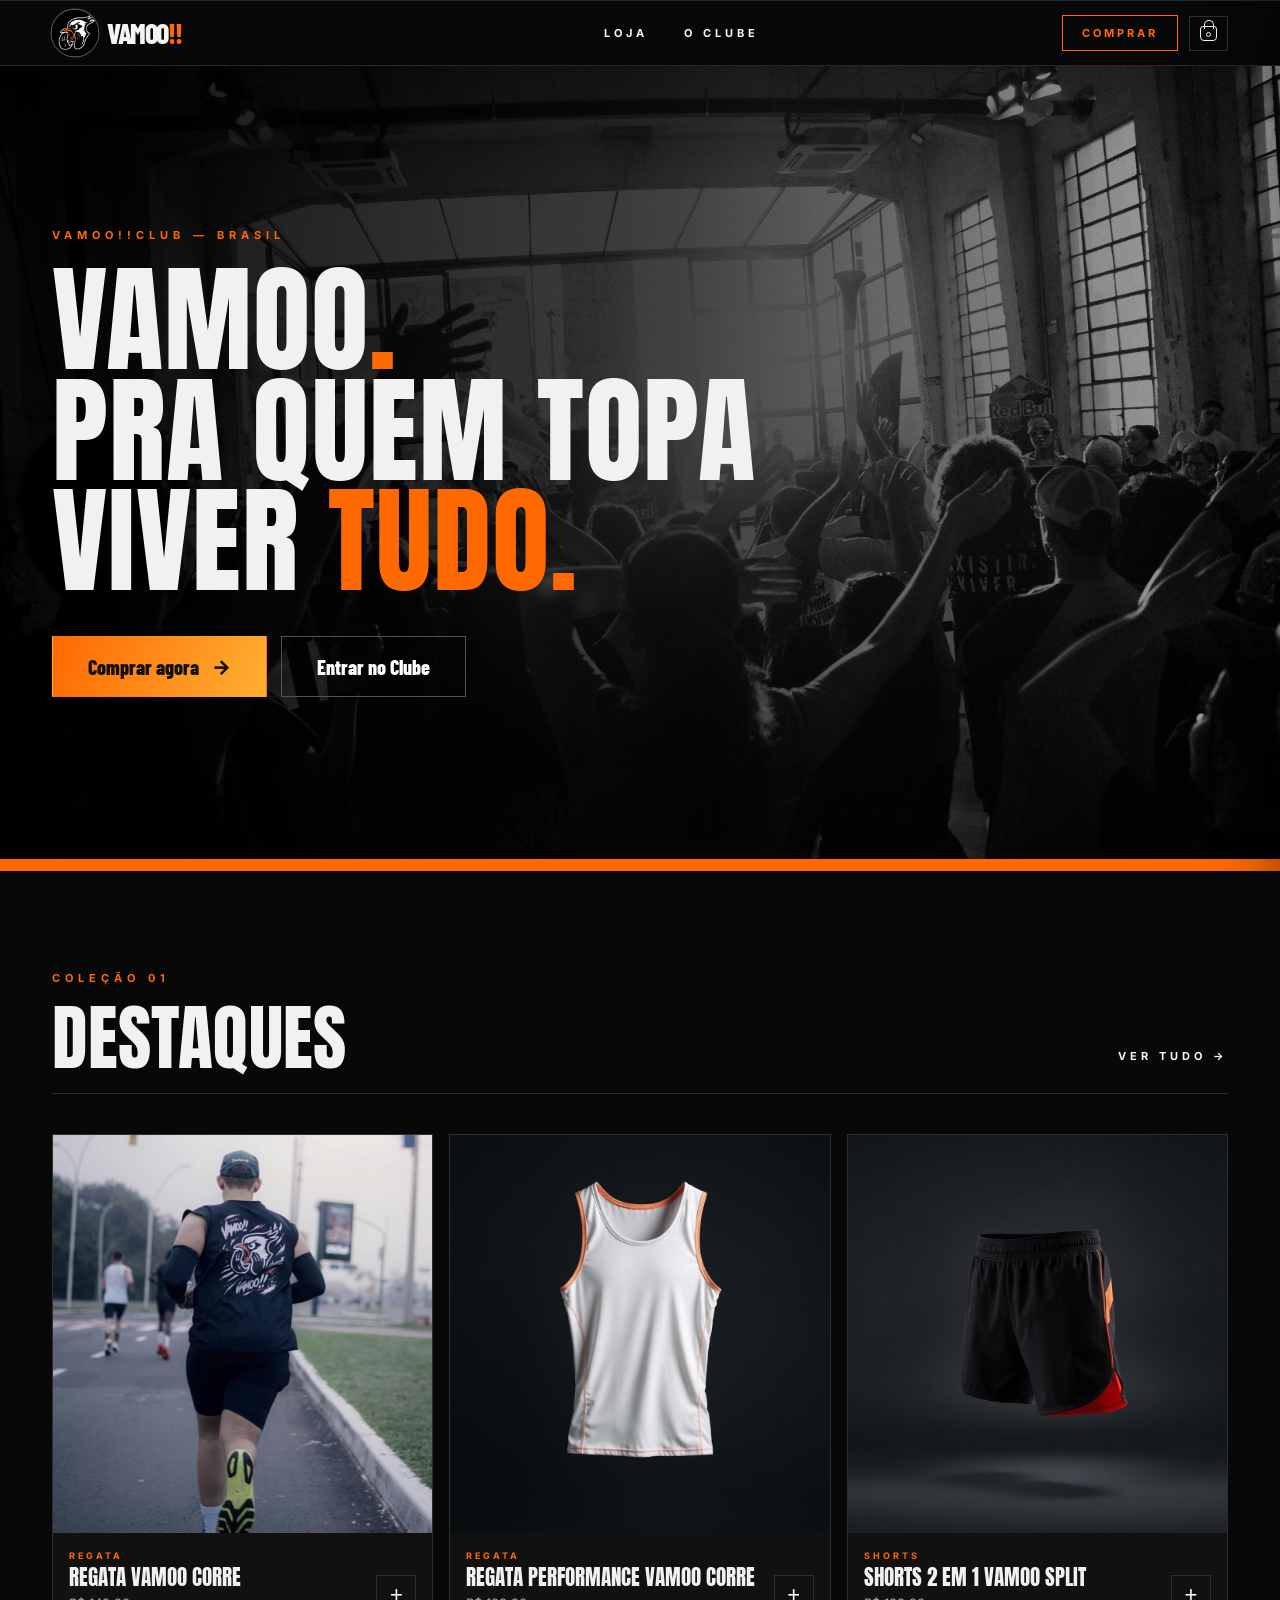
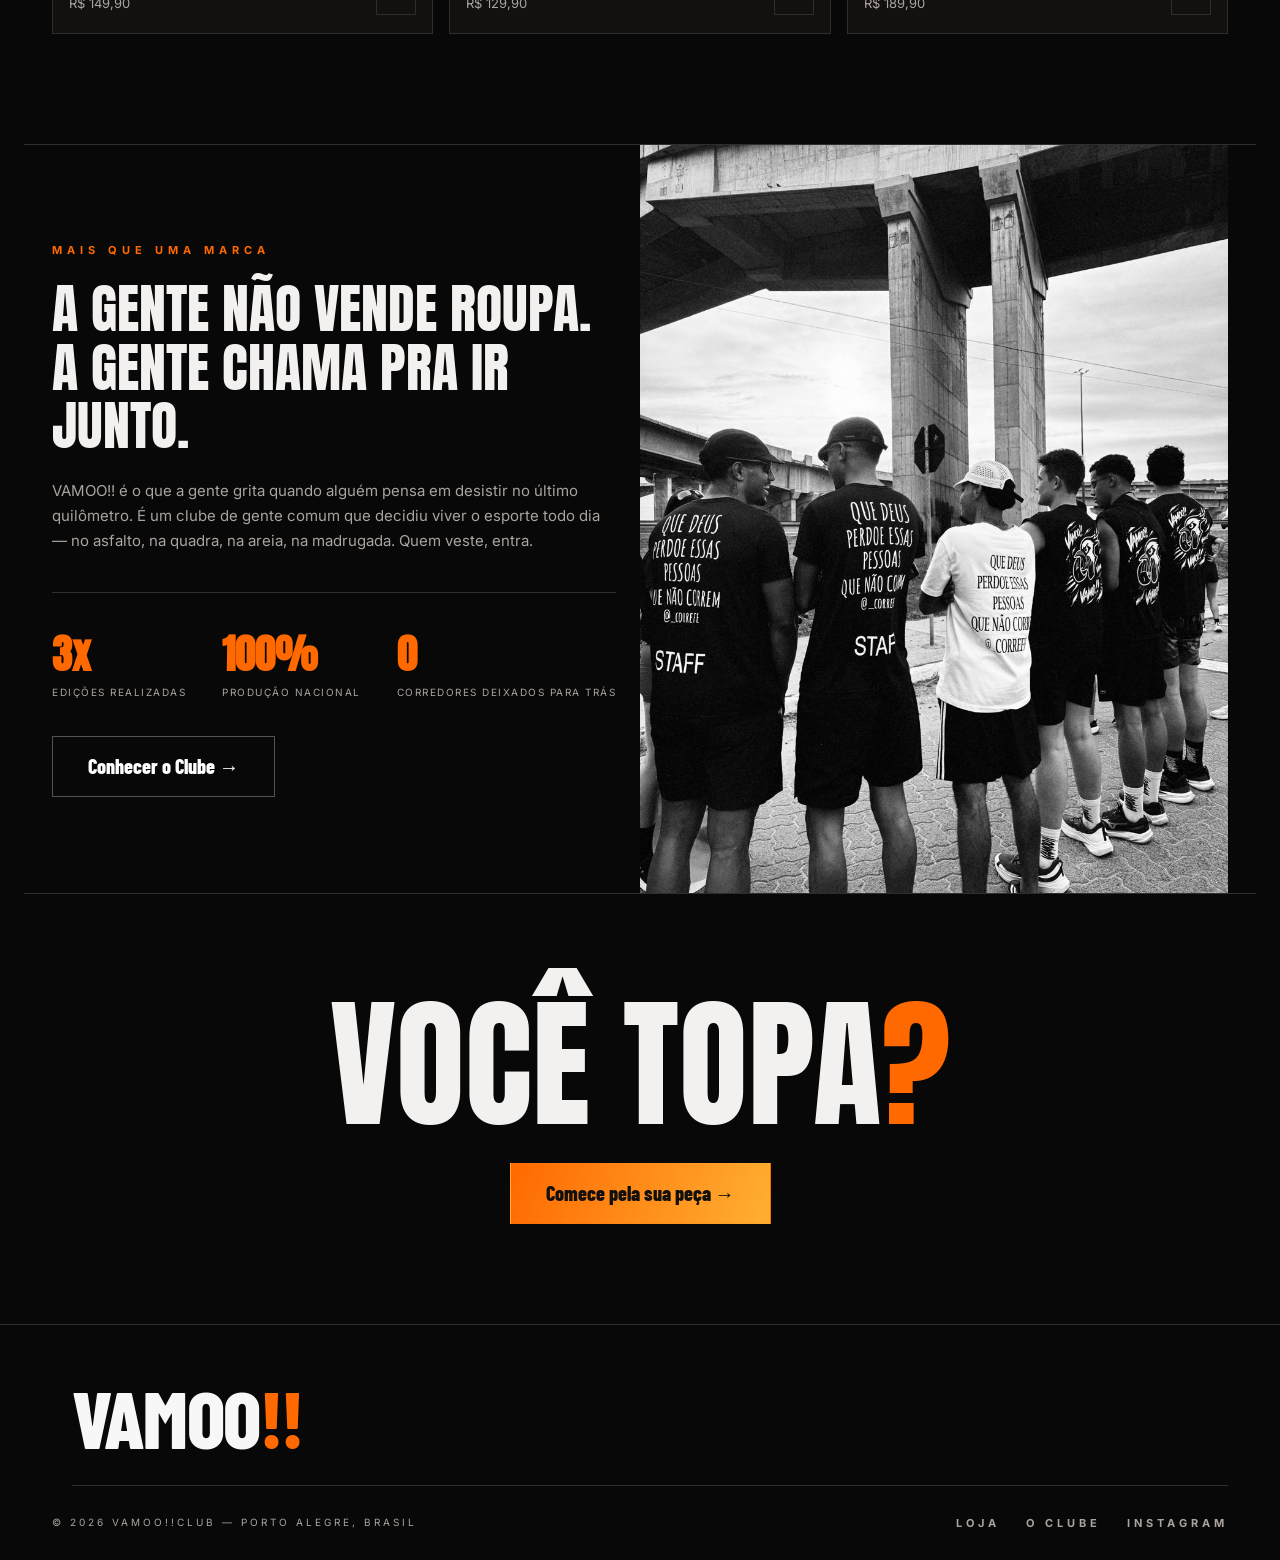
<file: index.html>
<!doctype html>
<html lang="pt-BR">
<head>
  <meta charset="UTF-8" />
  <meta name="viewport" content="width=device-width, initial-scale=1.0" />
  <title>VAMOO!! — Pra quem topa viver tudo</title>
    <link rel="stylesheet" href="styles.css?v=2" />
</head>
<body>
  <header class="site-header"><a class="brand logo" href="index.html"><img src="assets/products/logo_vamo.webp" alt="" /><span class="logo-label">VAMOO<span>!!</span></span></a><nav><a href="loja.html">LOJA</a><a href="clube.html">O CLUBE</a></nav><div class="header-actions"><a class="buy-link" href="loja.html">COMPRAR</a><button class="bag-button" aria-label="Abrir sacola"><span class="bag-icon"></span><b class="cart-count">0</b></button></div></header>
  <main>
    <section class="hero"><div class="hero-copy"><p class="eyebrow">VAMOO!!CLUB — BRASIL</p><h1>VAMOO<span>.</span><br> PRA QUEM TOPA<br> VIVER <em>TUDO.</em></h1><div class="button-row"><a class="button solid" href="loja.html">Comprar agora <i>→</i></a><a class="button ghost" href="clube.html">Entrar no Clube</a></div></div></section>
    <section class="products-preview container"><div class="section-heading"><div><p class="eyebrow">COLEÇÃO 01</p><h2>DESTAQUES</h2></div><a href="loja.html">VER TUDO →</a></div><div class="product-grid featured-products"></div></section>
    <section class="club-teaser container"><div><p class="eyebrow">MAIS QUE UMA MARCA</p><h2>A GENTE NÃO VENDE ROUPA.<br>A GENTE CHAMA PRA IR<br>JUNTO.</h2><p>VAMOO!! é o que a gente grita quando alguém pensa em desistir no último quilômetro. É um clube de gente comum que decidiu viver o esporte todo dia — no asfalto, na quadra, na areia, na madrugada. Quem veste, entra.</p><div class="stats"><strong>3x<small>EDIÇÕES REALIZADAS</small></strong><strong>100%<small>PRODUÇÃO NACIONAL</small></strong><strong>0<small>CORREDORES DEIXADOS PARA TRÁS</small></strong></div><a class="button outline" href="clube.html">Conhecer o Clube →</a></div><div class="club-photo"></div></section>
    <section class="cta"><h2>VOCÊ TOPA<span>?</span></h2><a class="button solid" href="loja.html">Comece pela sua peça →</a></section>
  </main>
  <footer class="container"><a class="brand" href="index.html">VAMOO<span>!!</span></a><div>© 2026 VAMOO!!CLUB — PORTO ALEGRE, BRASIL</div><div><a href="loja.html">LOJA</a> <a href="clube.html">O CLUBE</a> <a href="https://www.instagram.com/vamoo.club?igsh=MXBidmhjaHc1YjRwdg==" target="_blank" rel="noopener noreferrer">INSTAGRAM</a></div></footer>
  <div class="drawer-backdrop"></div><aside class="cart-drawer"><button class="close-drawer">×</button><h2>SUA SACOLA</h2><p class="cart-subtitle">Sua sacola está vazia.</p><div class="cart-items"></div><div class="cart-footer"><div class="subtotal"><span>SUBTOTAL</span><strong>R$ 0,00</strong></div><p>Frete e impostos calculados no checkout seguro.</p><button class="button solid checkout-button">Finalizar compra ↗</button></div></aside>
  <dialog class="pix-dialog"><button class="close-pix">×</button><div class="pix-content"><p class="eyebrow">PAGAMENTO SEGURO</p><h2>PAGUE COM PIX</h2><p>Escaneie o QR Code no aplicativo do seu banco.</p><img class="pix-qr" alt="QR Code PIX" /><button class="copy-pix">Copiar código PIX</button><small class="pix-status"></small></div></dialog>
  <script src="app.js"></script>
</body></html>
</file>
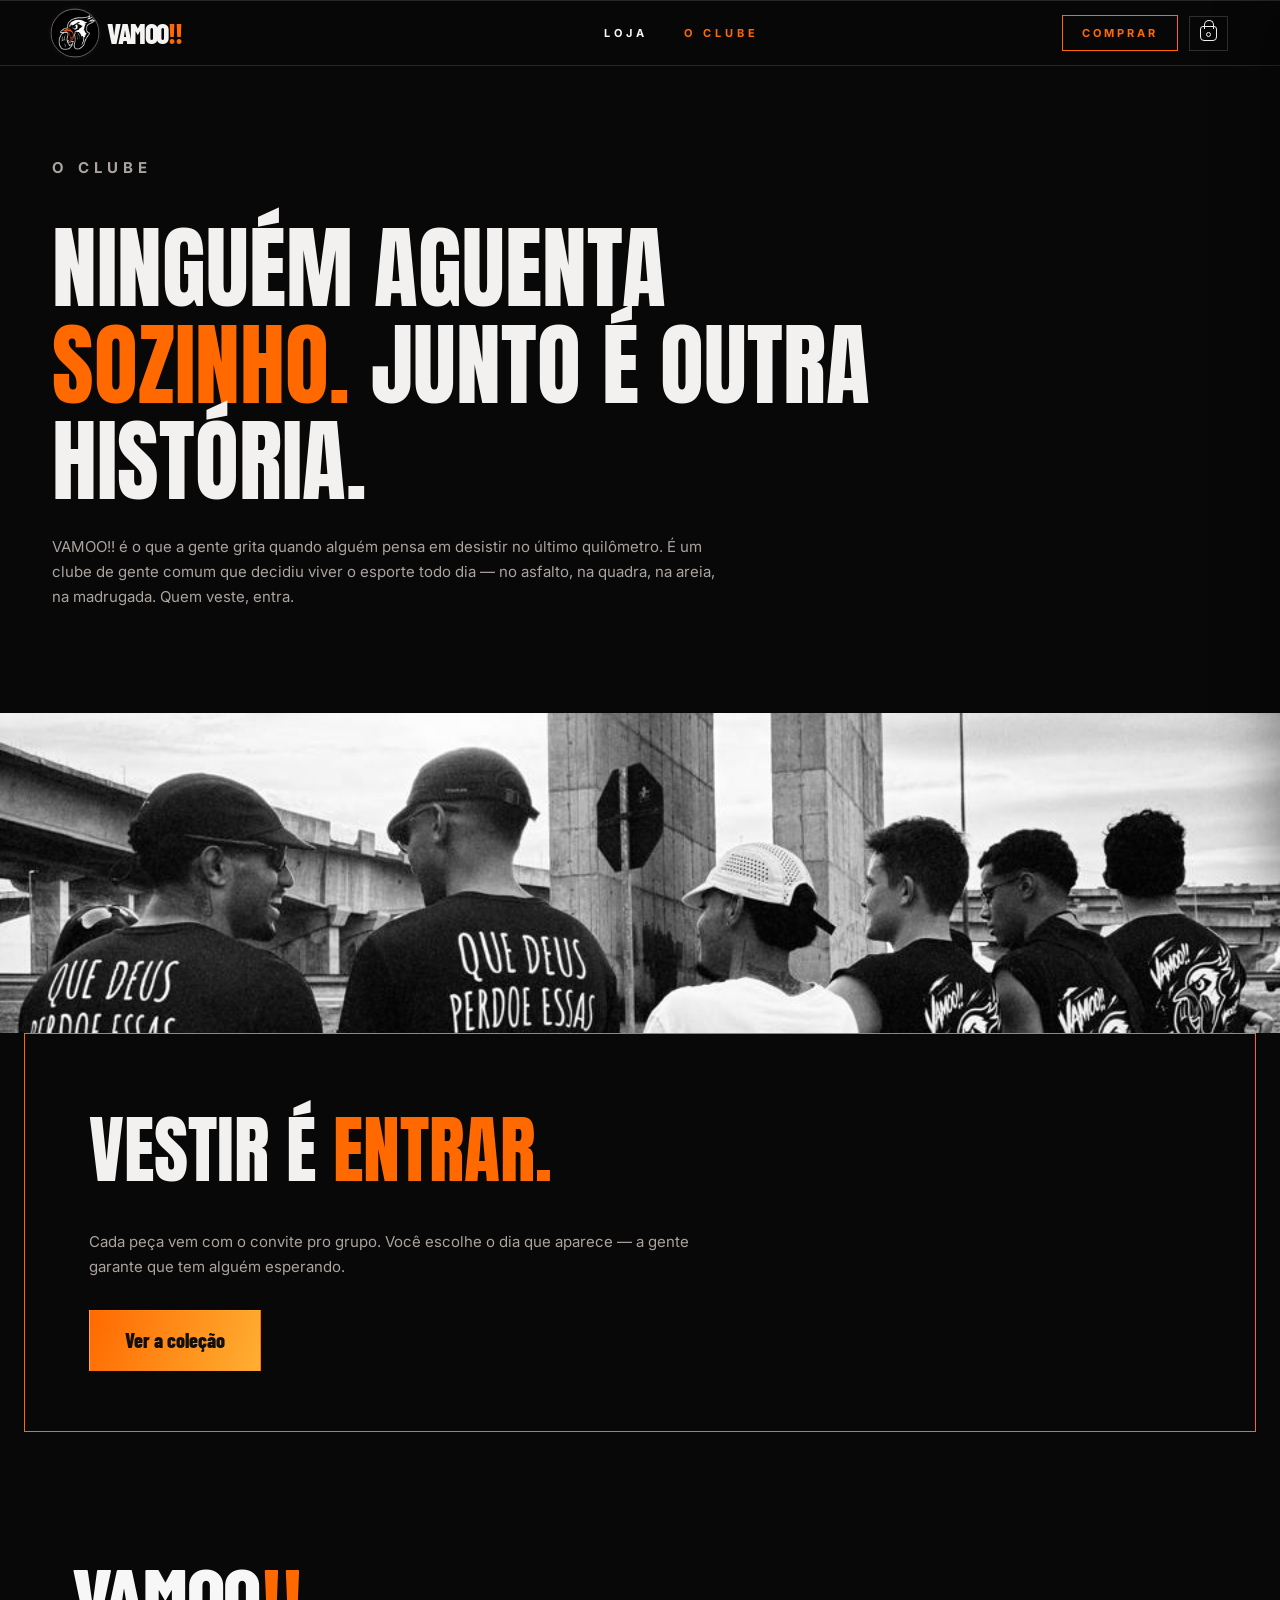
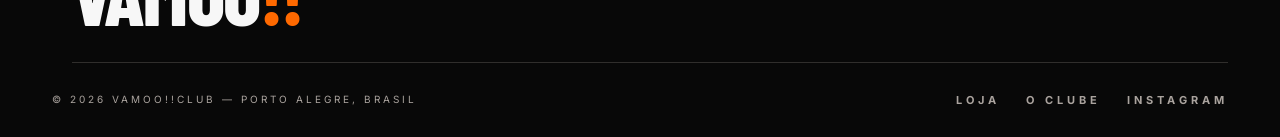
<file: clube.html>
<!doctype html>
<html lang="pt-BR">

<head>
    <meta charset="UTF-8" />
    <meta name="viewport" content="width=device-width,initial-scale=1.0" />
    <title>O Clube — VAMOO!!</title>
    <link rel="stylesheet" href="styles.css?v=2" />
</head>

<body>
    <header class="site-header"><a class="brand logo" href="index.html"><img src="assets/products/logo_vamo.webp"
                alt="" /><span class="logo-label">VAMOO<span>!!</span></span></a>
        <nav><a href="loja.html">LOJA</a><a class="active" href="clube.html">O CLUBE</a></nav>
        <div class="header-actions"><a class="buy-link" href="loja.html">COMPRAR</a><button class="bag-button"
                aria-label="Abrir sacola"><span class="bag-icon"></span><b class="cart-count">0</b></button></div>
    </header>
    <main class="club-page">
        <section class="club-intro container">
            <p class="eyebrow">O CLUBE</p>
            <h1>NINGUÉM AGUENTA<br><em>SOZINHO.</em> JUNTO É OUTRA<br>HISTÓRIA.</h1>
            <p>VAMOO!! é o que a gente grita quando alguém pensa em desistir no último quilômetro. É um clube de gente
                comum que decidiu viver o esporte todo dia — no asfalto, na quadra, na areia, na madrugada. Quem veste,
                entra.</p>
        </section>
        <div class="club-banner"></div>
        <section class="club-call container">
            <h2>VESTIR É <em>ENTRAR.</em></h2>
            <p>Cada peça vem com o convite pro grupo. Você escolhe o dia que aparece — a gente garante que tem alguém
                esperando.</p><a class="button solid" href="loja.html">Ver a coleção</a>
        </section>
    </main>
    <footer class="container"><a class="brand" href="index.html">VAMOO<span>!!</span></a>
        <div>© 2026 VAMOO!!CLUB — PORTO ALEGRE, BRASIL</div>
        <div><a href="loja.html">LOJA</a> <a href="clube.html">O CLUBE</a> <a href="https://www.instagram.com/vamoo.club?igsh=MXBidmhjaHc1YjRwdg==" target="_blank" rel="noopener noreferrer">INSTAGRAM</a></div>
    </footer>
    <div class="drawer-backdrop"></div>
    <aside class="cart-drawer"><button class="close-drawer">×</button>
        <h2>SUA SACOLA</h2>
        <p class="cart-subtitle">Sua sacola está vazia.</p>
        <div class="cart-items"></div>
        <div class="cart-footer">
            <div class="subtotal"><span>SUBTOTAL</span><strong>R$ 0,00</strong></div>
            <p>Frete e impostos calculados no checkout seguro.</p><button class="button solid checkout-button">Finalizar
                compra ↗</button>
        </div>
    </aside>
    <dialog class="pix-dialog"><button class="close-pix">×</button>
        <div class="pix-content">
            <p class="eyebrow">PAGAMENTO SEGURO</p>
            <h2>PAGUE COM PIX</h2>
            <p>Escaneie o QR Code no aplicativo do seu banco.</p><img class="pix-qr" alt="QR Code PIX" /><button
                class="copy-pix">Copiar código PIX</button><small class="pix-status"></small>
        </div>
    </dialog>
    <script src="app.js"></script>
</body>

</html>
</file>
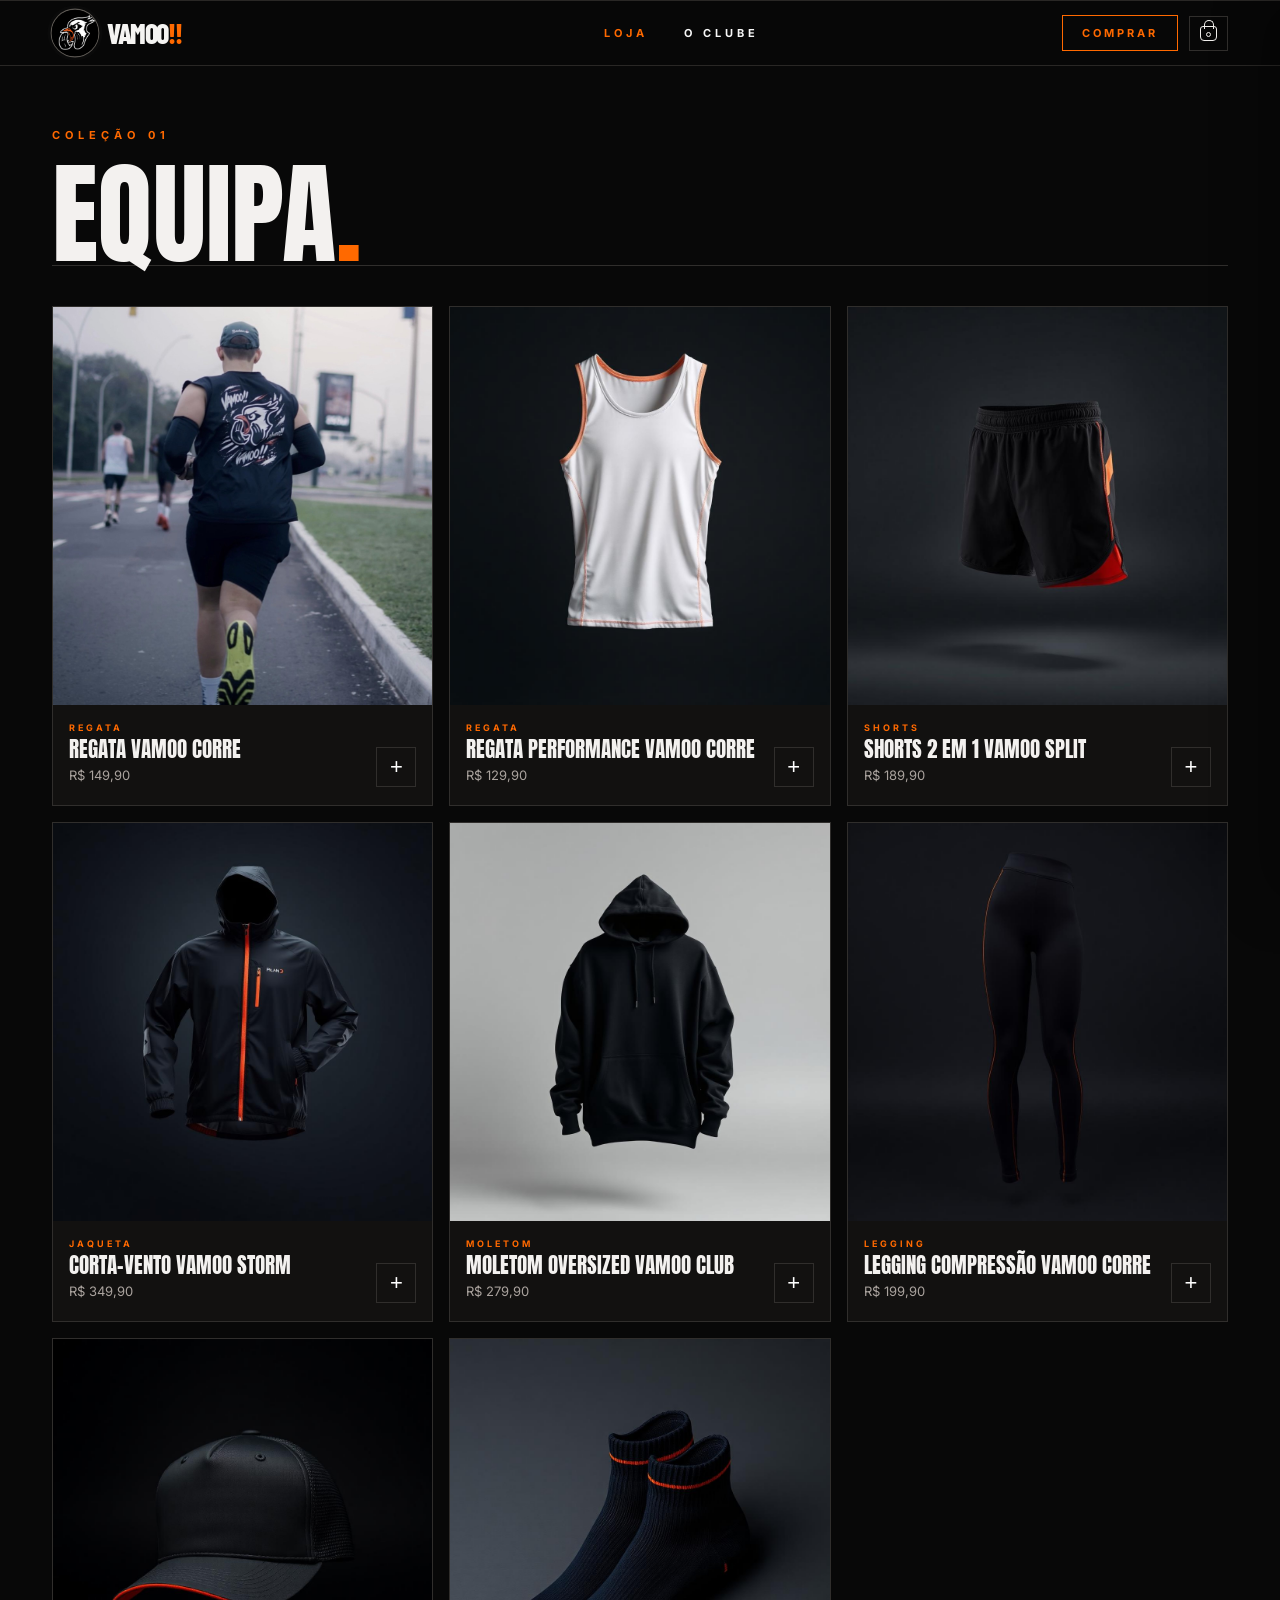
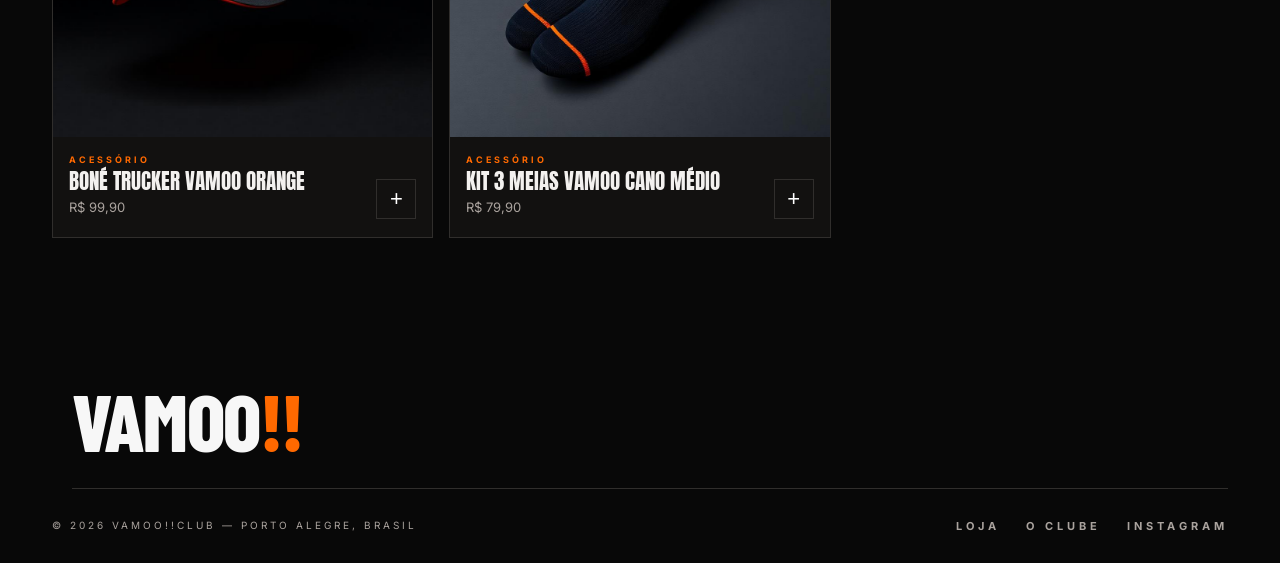
<file: loja.html>
<!doctype html>
<html lang="pt-BR">

<head>
    <meta charset="UTF-8" />
    <meta name="viewport" content="width=device-width,initial-scale=1.0" />
    <title>Loja — VAMOO!!</title>
    <link rel="stylesheet" href="styles.css?v=2" />
</head>

<body>
    <header class="site-header"><a class="brand logo" href="index.html"><img src="assets/products/logo_vamo.webp"
                alt="" /><span class="logo-label">VAMOO<span>!!</span></span></a>
        <nav><a class="active" href="loja.html">LOJA</a><a href="clube.html">O CLUBE</a></nav>
        <div class="header-actions"><a class="buy-link" href="#produtos">COMPRAR</a><button class="bag-button"
                aria-label="Abrir sacola"><span class="bag-icon"></span><b class="cart-count">0</b></button></div>
    </header>
    <main class="shop-page container" id="produtos">
        <p class="eyebrow">COLEÇÃO 01</p>
        <h1>EQUIPA<span>.</span></h1>
        <hr>
        <div class="product-grid all-products"></div>
    </main>
    <footer class="container"><a class="brand" href="index.html">VAMOO<span>!!</span></a>
        <div>© 2026 VAMOO!!CLUB — PORTO ALEGRE, BRASIL</div>
        <div><a href="loja.html">LOJA</a> <a href="clube.html">O CLUBE</a> <a href="https://www.instagram.com/vamoo.club?igsh=MXBidmhjaHc1YjRwdg==" target="_blank" rel="noopener noreferrer">INSTAGRAM</a></div>
    </footer>
    <div class="drawer-backdrop"></div>
    <aside class="cart-drawer"><button class="close-drawer">×</button>
        <h2>SUA SACOLA</h2>
        <p class="cart-subtitle">Sua sacola está vazia.</p>
        <div class="cart-items"></div>
        <div class="cart-footer">
            <div class="subtotal"><span>SUBTOTAL</span><strong>R$ 0,00</strong></div>
            <p>Frete e impostos calculados no checkout seguro.</p><button class="button solid checkout-button">Finalizar
                compra ↗</button>
        </div>
    </aside>
    <dialog class="pix-dialog"><button class="close-pix">×</button>
        <div class="pix-content">
            <p class="eyebrow">PAGAMENTO SEGURO</p>
            <h2>PAGUE COM PIX</h2>
            <p>Escaneie o QR Code no aplicativo do seu banco.</p><img class="pix-qr" alt="QR Code PIX" /><button
                class="copy-pix">Copiar código PIX</button><small class="pix-status"></small>
        </div>
    </dialog>
    <script src="app.js"></script>
</body>

</html>
</file>
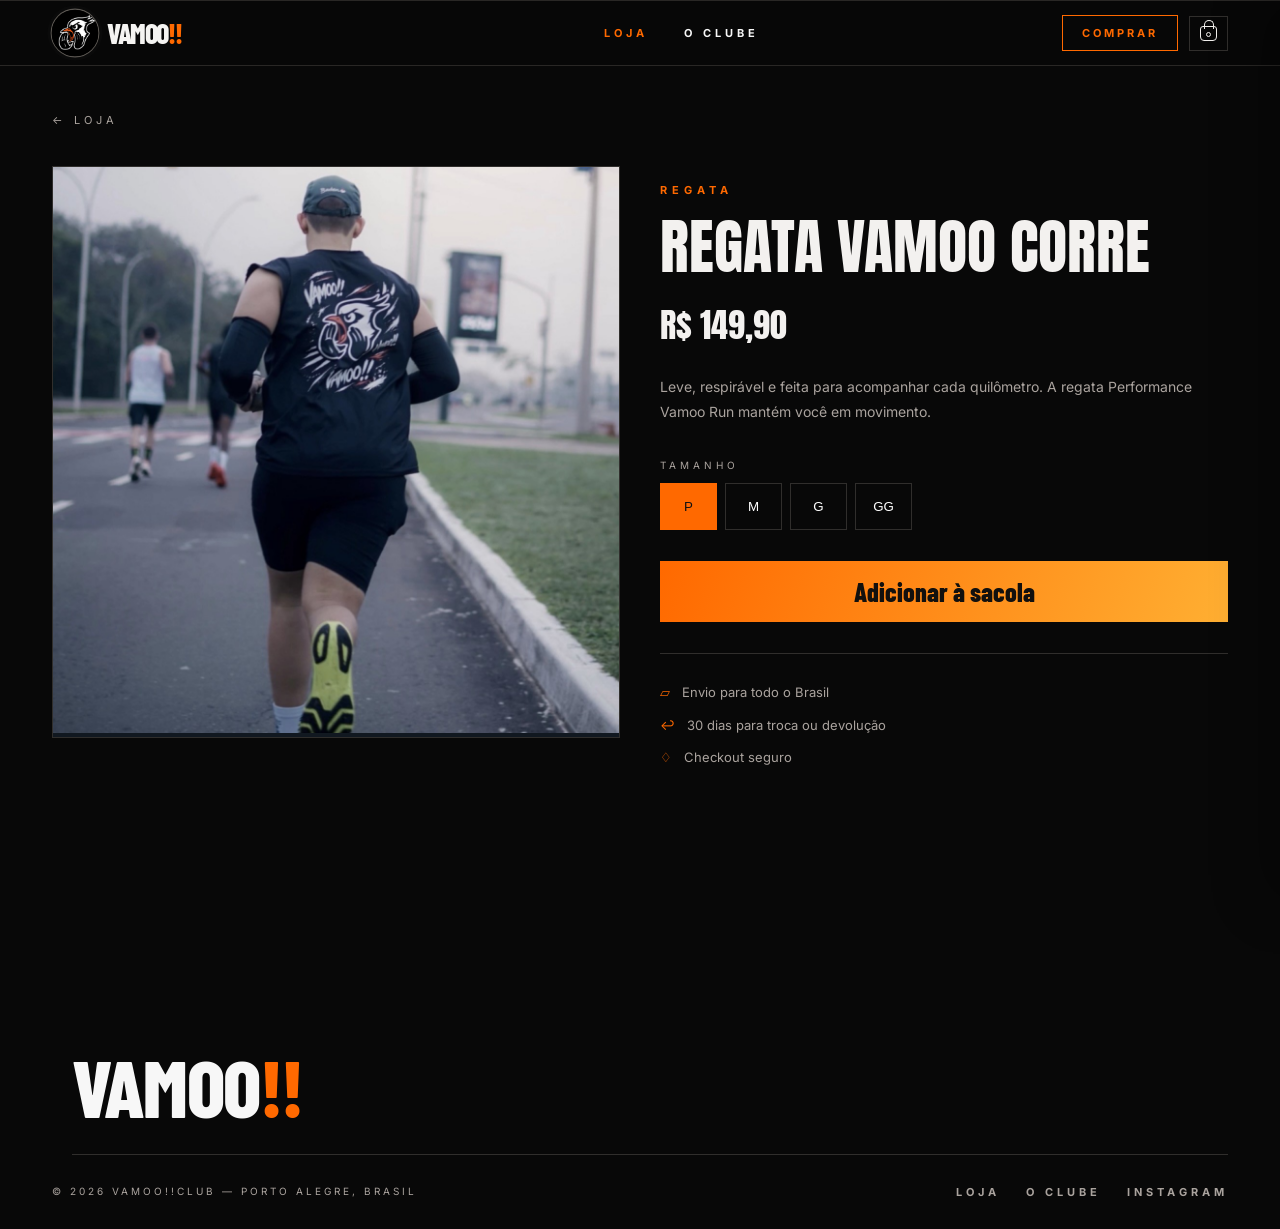
<file: produto.html>
<!doctype html>
<html lang="pt-BR">

<head>
    <meta charset="UTF-8" />
    <meta name="viewport" content="width=device-width,initial-scale=1.0" />
    <title>Produto — VAMOO!!</title>
    <link rel="stylesheet" href="styles.css?v=2" />
</head>

<body>
    <header class="site-header"><a class="brand logo" href="index.html"><img src="assets/products/logo_vamo.webp"
                alt="" /><span class="logo-label">VAMOO<span>!!</span></span></a>
        <nav><a class="active" href="loja.html">LOJA</a><a href="clube.html">O CLUBE</a></nav>
        <div class="header-actions"><a class="buy-link" href="loja.html">COMPRAR</a><button class="bag-button"
                aria-label="Abrir sacola"><span class="bag-icon"></span><b class="cart-count">0</b></button></div>
    </header>
    <main class="product-detail container"></main>
    <footer class="container"><a class="brand" href="index.html">VAMOO<span>!!</span></a>
        <div>© 2026 VAMOO!!CLUB — PORTO ALEGRE, BRASIL</div>
        <div><a href="loja.html">LOJA</a> <a href="clube.html">O CLUBE</a> <a href="https://www.instagram.com/vamoo.club?igsh=MXBidmhjaHc1YjRwdg==" target="_blank" rel="noopener noreferrer">INSTAGRAM</a></div>
    </footer>
    <div class="drawer-backdrop"></div>
    <aside class="cart-drawer"><button class="close-drawer">×</button>
        <h2>SUA SACOLA</h2>
        <p class="cart-subtitle">Sua sacola está vazia.</p>
        <div class="cart-items"></div>
        <div class="cart-footer">
            <div class="subtotal"><span>SUBTOTAL</span><strong>R$ 0,00</strong></div>
            <p>Frete e impostos calculados no checkout seguro.</p><button class="button solid checkout-button">Finalizar
                compra ↗</button>
        </div>
    </aside>
    <dialog class="pix-dialog"><button class="close-pix">×</button>
        <div class="pix-content">
            <p class="eyebrow">PAGAMENTO SEGURO</p>
            <h2>PAGUE COM PIX</h2>
            <p>Escaneie o QR Code no aplicativo do seu banco.</p><img class="pix-qr" alt="QR Code PIX" /><button
                class="copy-pix">Copiar código PIX</button><small class="pix-status"></small>
        </div>
    </dialog>
    <script src="app.js"></script>
</body>

</html>
</file>
<file: styles.css>
@import url('https://fonts.googleapis.com/css2?family=Anton&family=Barlow+Condensed:wght@500;600;700;800&family=Inter:wght@400;500;600;700&display=swap');
:root{--orange:#ff6900;--paper:#f3f1ef;--black:#080808;--panel:#121110;--line:#302e2c;--muted:#aaa39e}*{box-sizing:border-box}html{scroll-behavior:smooth}body{margin:0;background:var(--black);color:var(--paper);font-family:Inter,Arial,sans-serif}.container{max-width:1232px;margin-inline:auto;padding-inline:28px}.site-header{height:66px;border-block:1px solid #292725;display:flex;align-items:center;justify-content:space-between;padding:0 max(28px,calc((100vw - 1232px)/2 + 28px));position:sticky;top:0;background:rgba(8,8,8,.95);backdrop-filter:blur(10px);z-index:10}.brand{font-family:'Barlow Condensed',sans-serif;font-size:27px;font-weight:800;text-decoration:none;color:#f7f7f7;letter-spacing:-1.5px;white-space:nowrap}.brand span{color:var(--orange)}.brand-mark{font-family:Anton;font-size:20px;border:1px solid #fff;border-radius:50%;padding:1px 5px;margin-right:4px;color:#fff!important}nav{display:flex;gap:36px;margin-left:120px}nav a,footer a,.section-heading>a{font-size:11px;letter-spacing:4px;font-weight:700;color:#f7f7f7;text-decoration:none}nav a.active,nav a:hover{color:var(--orange)}.header-actions{display:flex;gap:11px;align-items:center}.buy-link{border:1px solid var(--orange);padding:10px 19px;color:var(--orange);font-size:11px;letter-spacing:3px;font-weight:700;text-decoration:none}.bag-button{width:39px;height:35px;background:transparent;border:1px solid var(--line);color:#fff;position:relative;cursor:pointer}.bag-icon{display:block;width:14px;height:13px;border:1.6px solid #ddd;border-radius:2px;margin:auto;position:relative}.bag-icon:before{content:'';position:absolute;left:3px;top:-6px;width:6px;height:6px;border:1.5px solid #ddd;border-bottom:0;border-radius:5px 5px 0 0}.cart-count{position:absolute;background:var(--orange);color:#111;right:-8px;top:-12px;min-width:18px;padding:2px;font-size:11px}.cart-count[hidden]{display:none}.hero{min-height:805px;background:linear-gradient(90deg,rgba(0,0,0,.91) 0%,rgba(0,0,0,.68) 55%,rgba(0,0,0,.35)),radial-gradient(circle at 88% 25%,#74320c 0,transparent 20%),linear-gradient(120deg,#06101a,#111 47%,#4a1d0a);border-bottom:12px solid var(--orange);display:flex;align-items:center}.hero-copy{width:min(1232px,100%);margin:auto;padding:90px 28px}.eyebrow{color:var(--orange);font-size:11px;letter-spacing:5px;font-weight:700;margin:0 0 22px}.hero h1,h1,h2,h3{font-family:Anton,'Arial Narrow',sans-serif;font-weight:400;margin:0}.hero h1{font-size:clamp(67px,9.2vw,138px);line-height:.94;letter-spacing:1px}.hero h1 span,h1 span,h2 span,em{font-style:normal;color:var(--orange)}.button-row{display:flex;gap:14px;margin-top:40px}.button{display:inline-flex;align-items:center;justify-content:center;gap:13px;min-height:61px;padding:15px 35px;font-family:'Barlow Condensed';font-size:20px;font-weight:800;text-decoration:none;border:1px solid transparent;cursor:pointer}.button i{font-family:Inter;font-style:normal}.solid{background:linear-gradient(110deg,#ff6900,#ffaf32);color:#12100e}.ghost,.outline{border-color:#57514b;color:#fff;background:transparent}.products-preview{padding-top:100px;padding-bottom:110px}.section-heading{display:flex;justify-content:space-between;align-items:end;border-bottom:1px solid var(--line);padding-bottom:25px;margin-bottom:40px}.section-heading h2{font-size:72px;line-height:.85}.section-heading>a{padding-bottom:5px}.product-grid{display:grid;grid-template-columns:repeat(3,1fr);gap:16px}.product-card{border:1px solid var(--line);background:var(--panel);position:relative}.product-card:hover{border-color:var(--orange)}.product-image{height:398px;background:radial-gradient(ellipse at 50% 47%,#27303a,#12171e 48%,#0a0d12 100%);display:flex;align-items:center;justify-content:center;overflow:hidden}.product-image>span,.club-photo span,.club-banner span{color:#7d7a78;font-size:10px;text-align:center;line-height:1.7;letter-spacing:2px}.product-image img{width:100%;height:100%;object-fit:cover}.product-info{padding:17px 16px 18px;position:relative;min-height:100px}.product-info .eyebrow{font-size:9px;margin-bottom:6px;letter-spacing:3px}.product-info h3,.cart-item h3{font-size:21px;line-height:1}.product-info>p:last-of-type{color:var(--muted);font-size:13px;margin:7px 0 0}.add-product{position:absolute;right:16px;bottom:18px;width:40px;height:40px;border:1px solid var(--line);background:transparent;color:#fff;font-size:22px;cursor:pointer}.club-teaser{display:grid;grid-template-columns:1fr 1fr;border-top:1px solid var(--line);border-bottom:1px solid var(--line);padding-block:0}.club-teaser>div:first-child{padding:98px 24px 96px 0}.club-teaser h2,.club-intro h1{font-size:54px;line-height:1.08}.club-teaser>div:first-child>p:not(.eyebrow),.club-intro>p,.club-call p{max-width:600px;line-height:1.65;color:var(--muted);font-size:15px;margin:25px 0 39px}.stats{border-top:1px solid var(--line);display:flex;justify-content:space-between;padding:31px 0 38px}.stats strong{font-family:Anton;color:var(--orange);font-size:40px}.stats small{font:10px Inter;display:block;color:var(--muted);letter-spacing:1.5px;margin-top:2px}.club-photo{min-height:630px;background:linear-gradient(110deg,#030303,#151515 45%,#050505);display:flex;align-items:center;justify-content:center}.cta{text-align:center;padding:100px 25px;border-bottom:1px solid var(--line)}.cta h2{font-size:clamp(76px,11vw,152px);line-height:1;margin-bottom:28px}footer{min-height:235px;padding-block:52px 30px;display:flex;flex-wrap:wrap;align-content:space-between;justify-content:space-between;color:var(--muted);font-size:10px;letter-spacing:3px}footer .brand{width:100%;font-size:80px;line-height:1;border-bottom:1px solid var(--line);padding-bottom:28px}footer a{color:var(--muted);margin-left:20px}
.shop-page{padding-top:62px;min-height:80vh}.shop-page h1{font-size:112px;line-height:.9}.shop-intro{max-width:570px;color:var(--muted);font-size:15px;line-height:1.65;margin:22px 0 32px}.shop-page hr{border:0;border-top:1px solid var(--line);margin:0 0 40px}.all-products{padding-bottom:90px}.club-intro{padding-top:65px;padding-bottom:65px;min-height:580px}.club-intro h1{font-size:clamp(50px,7vw,98px)}.club-intro>p{max-width:680px}.club-banner{height:320px;display:flex;align-items:center;justify-content:center;background:linear-gradient(90deg,#0e0e0e,#242424,#080808)}.rituals{padding-top:75px;padding-bottom:64px}.rituals h2{font-size:53px;margin-bottom:36px}.ritual-grid{display:grid;grid-template-columns:repeat(3,1fr);gap:16px}.ritual-grid article{border:1px solid var(--line);background:var(--panel);padding:32px;min-height:192px}.ritual-grid .eyebrow{margin-bottom:18px}.ritual-grid h3{font-size:29px}.ritual-grid article>p:last-child{color:var(--muted);font-size:13px;line-height:1.6}.club-call{border:1px solid var(--orange);padding:60px 64px;margin-bottom:70px}.club-call h2{font-size:74px}.club-call p{margin-bottom:30px}
.drawer-backdrop{position:fixed;inset:0;background:rgba(0,0,0,.62);z-index:20;opacity:0;visibility:hidden;transition:.25s}.drawer-backdrop.open{opacity:1;visibility:visible}.cart-drawer{position:fixed;right:0;top:0;z-index:21;width:min(520px,100vw);height:100dvh;padding:32px 40px;background:#151311;border-left:1px solid #4b4641;transform:translateX(101%);transition:.3s;display:flex;flex-direction:column}.cart-drawer.open{transform:none}.close-drawer,.close-pix{position:absolute;right:16px;top:14px;border:1px solid var(--orange);background:transparent;color:#ddd;width:24px;height:24px;font-size:21px;line-height:15px;cursor:pointer}.cart-drawer h2,.pix-content h2{font-size:37px}.cart-subtitle{color:var(--muted);font-size:13px;margin-top:5px}.cart-items{margin:18px 0;overflow:auto}.cart-item{display:grid;grid-template-columns:80px 1fr 22px;gap:16px;border:1px solid var(--line);padding:12px;margin-bottom:12px}.cart-thumb{width:80px;height:80px;background:#1d2228}.cart-thumb img{width:100%;height:100%;object-fit:cover}.cart-item h3{font-size:19px}.cart-item p{font-size:14px;font-weight:700}.remove-item{background:none;border:0;color:#aaa;font-size:20px;cursor:pointer}.quantity{display:flex;border:1px solid var(--line);width:90px;justify-content:space-between}.quantity button{background:none;border:0;color:#fff;font-size:16px;cursor:pointer}.quantity span{font-size:12px;padding:4px}.cart-footer{margin-top:auto;border-top:1px solid var(--line);padding-top:24px}.subtotal{display:flex;justify-content:space-between;align-items:center}.subtotal span{font-size:10px;letter-spacing:4px;color:var(--muted)}.subtotal strong{font-family:Anton;font-size:30px}.cart-footer p{font-size:11px;color:var(--muted);margin:20px 0}.checkout-button{width:100%;border:0}.checkout-button:disabled{opacity:.45;cursor:not-allowed}.pix-dialog{width:min(430px,calc(100vw - 32px));background:#151311;color:#fff;border:1px solid var(--orange);padding:45px 32px 32px;text-align:center}.pix-dialog::backdrop{background:rgba(0,0,0,.75)}.pix-content h2{margin-bottom:10px}.pix-content>p:not(.eyebrow){color:var(--muted);font-size:13px}.pix-qr{width:220px;height:220px;background:#fff;margin:20px auto;display:block}.copy-pix{display:block;margin:auto;background:transparent;border:1px solid var(--orange);color:var(--orange);padding:11px 16px;cursor:pointer;font:700 12px Inter}.pix-status{display:block;color:var(--muted);margin-top:15px;min-height:15px}
@media(max-width:700px){.site-header{padding:0 17px;height:60px}.brand{font-size:23px}.brand-mark{display:none}nav{gap:14px;margin-left:0}nav a{font-size:9px;letter-spacing:2px}.buy-link{display:none}.hero{min-height:680px}.hero-copy{padding:60px 22px}.hero h1{font-size:17vw}.button{min-height:52px;padding:13px 19px;font-size:18px}.products-preview{padding:65px 18px}.container{padding-inline:18px}.section-heading h2{font-size:53px}.product-grid{grid-template-columns:1fr;gap:13px}.product-image{height:min(100vw - 38px,390px)}.club-teaser{grid-template-columns:1fr}.club-teaser>div:first-child{padding:65px 0}.club-teaser h2{font-size:42px}.club-photo{min-height:290px}.stats{gap:12px}.stats strong{font-size:32px}.stats small{font-size:8px}.cta{padding-block:75px}.cta h2{font-size:22vw}.shop-page{padding-top:50px}.shop-page h1{font-size:88px}.club-intro{padding-top:55px;min-height:auto}.club-intro h1{font-size:15vw}.club-banner{height:210px}.rituals{padding-top:55px}.rituals h2{font-size:42px}.ritual-grid{grid-template-columns:1fr}.club-call{padding:38px 27px;margin-bottom:45px}.club-call h2{font-size:52px}footer{min-height:190px;padding-inline:18px;gap:15px}footer .brand{font-size:53px}.cart-drawer{padding:28px 25px}.cart-item{grid-template-columns:64px 1fr 18px;gap:10px}.cart-thumb{width:64px;height:64px}}

/* Fotos reais da coleção e identidade visual */
.logo{display:flex;width:auto;height:46px;align-items:center;gap:9px}.logo img{width:46px;height:46px;max-width:none;object-fit:cover;transform:scale(1.06);border:1px solid #5b5752;border-radius:50%;background:#000;box-shadow:0 0 0 3px #0a0a0a}.logo .logo-label{color:#f5f4f2;font-family:'Barlow Condensed',sans-serif;font-size:28px;font-weight:800;letter-spacing:-1.4px}.logo .logo-label span{color:var(--orange)}.hero{background:linear-gradient(90deg,rgba(0,0,0,.94) 0%,rgba(0,0,0,.72) 53%,rgba(0,0,0,.25)),url('assets/products/corredores.jpg') center/cover}.club-photo{background:url('assets/products/amigos.jpg') center/cover}.club-banner{background:url('assets/products/amigos.jpg') center 43%/cover}

.product-detail{min-height:calc(100vh - 66px);padding-top:42px;padding-bottom:220px}.back-link{color:var(--muted);font-size:11px;letter-spacing:4px;text-decoration:none}.product-detail-grid{display:grid;grid-template-columns:minmax(420px,1fr) 1fr;gap:40px;margin-top:38px}.detail-image{border:1px solid var(--line);background:#111820;aspect-ratio:1/1;max-height:600px}.detail-image img{width:100%;height:100%;object-fit:cover}.detail-copy{padding-top:17px}.detail-copy h1{font-size:clamp(45px,4.7vw,73px);line-height:.93;max-width:630px}.detail-price{display:block;font:400 34px Anton;margin:24px 0}.detail-description{max-width:590px;color:var(--muted);font-size:14px;line-height:1.8;margin:0 0 35px}.size-wrap>span{display:block;color:var(--muted);font-size:10px;letter-spacing:4px;margin-bottom:12px}.sizes{display:flex;gap:8px;margin-bottom:31px}.sizes button{width:57px;height:47px;border:1px solid var(--line);background:transparent;color:#fff;cursor:pointer}.sizes button.selected{background:var(--orange);border-color:var(--orange);color:#111}.detail-add{width:100%;border:0;font-size:26px}.product-benefits{border-top:1px solid var(--line);padding:22px 0 0;margin:31px 0 0;list-style:none;color:var(--muted);font-size:13px;line-height:2.5}.product-benefits li::first-letter{color:var(--orange)}
@media(max-width:850px){.product-detail{padding-bottom:90px}.product-detail-grid{grid-template-columns:1fr;gap:25px}.detail-image{max-width:680px}.detail-copy{padding-top:0;max-width:680px}.detail-description{font-size:15px}.product-detail footer{margin-top:0}}
@media(max-width:500px){.product-detail{padding-top:28px;padding-bottom:65px}.product-detail-grid{margin-top:25px;gap:22px}.detail-copy h1{font-size:48px}.detail-price{font-size:30px;margin:18px 0}.detail-description{line-height:1.65;margin-bottom:28px}.detail-add{font-size:22px}.product-benefits{font-size:12px}.sizes button{width:53px;height:45px}}

/* Interações da vitrine */
.product-card{transition:border-color .24s ease}.product-image img{transition:transform .42s cubic-bezier(.2,.75,.25,1)}.add-product{transition:background .18s ease,color .18s ease,border-color .18s ease,box-shadow .18s ease,transform .18s ease}.product-card:hover,.product-card:focus-within{border-color:var(--orange)}.product-card:hover .product-image img,.product-card:focus-within .product-image img{transform:scale(1.055)}.add-product:hover,.add-product:focus-visible{border-color:var(--orange);background:var(--orange);color:#111;transform:scale(1.09);box-shadow:0 0 18px rgba(255,105,0,.3)}

/* Sacola */
.cart-drawer{padding:25px 38px 34px;background:#12110f;border-left-color:#49433e;box-shadow:-20px 0 50px rgba(0,0,0,.32)}.cart-drawer h2{font-size:40px;letter-spacing:-.5px}.cart-subtitle{margin:4px 0 18px;color:#98928d}.close-drawer{top:11px;right:14px;background:#201f1d}.cart-items{margin:0;min-height:120px;padding-top:0}.cart-item{grid-template-columns:78px minmax(0,1fr) 22px;gap:15px;padding:11px;border-color:#36322f;background:#151412;transition:border-color .18s}.cart-item:hover{border-color:#5a5149}.cart-thumb{width:78px;height:78px;background:#1a1d20}.cart-item-data{min-width:0;position:relative}.cart-item h3{font-size:20px;white-space:nowrap;overflow:hidden;text-overflow:ellipsis;padding-right:2px}.cart-item small{display:block;margin-top:4px;color:#aaa29c;font-size:9px;letter-spacing:2px}.cart-item p{font-size:16px;margin:8px 0 0;color:#f5f2ef}.remove-item{font-size:18px;align-self:start;padding:0;color:#9a958f;transition:color .18s}.remove-item:hover{color:var(--orange)}.quantity{height:23px;position:absolute;right:0;bottom:1px;width:88px;border-color:#47413c}.quantity button{width:25px;line-height:1}.quantity button:hover{color:var(--orange)}.quantity span{padding:3px 0}.cart-footer{padding-top:23px}.subtotal strong{font-size:31px}.cart-footer p{margin:19px 0 16px}.checkout-button{min-height:61px;font-size:24px}.checkout-button:not(:disabled):hover{filter:brightness(1.1);box-shadow:0 6px 20px rgba(255,105,0,.2)}
@media(max-width:500px){.cart-drawer{padding:24px 22px 28px}.cart-drawer h2{font-size:35px}.cart-item{grid-template-columns:72px minmax(0,1fr) 20px;gap:12px}.cart-thumb{width:72px;height:72px}.cart-item h3{font-size:18px}.cart-item p{font-size:15px}.checkout-button{font-size:22px}}

/* Ajustes responsivos para navegação, vitrine e áreas de toque */
@media(max-width:700px){
  .site-header{gap:10px}
  .site-header nav{flex:1;justify-content:center;min-width:0}
  .header-actions{flex:0 0 auto}
  .bag-button{width:42px;height:38px}
  .product-info{min-height:112px;padding:17px 74px 18px 16px}
  .product-info h3{font-size:20px;line-height:1.08;overflow-wrap:anywhere}
  .add-product{right:16px;bottom:16px;width:48px;height:48px;display:grid;place-items:center;padding:0;font-size:28px;line-height:1;border-color:#5a5550}
  .stats{display:grid;grid-template-columns:repeat(3,minmax(0,1fr));gap:18px}
  .stats strong{min-width:0}
  .stats small{line-height:1.4;overflow-wrap:anywhere}
  footer>div:last-child{display:flex;flex-wrap:wrap;gap:12px 18px}
  footer a{margin-left:0}
}

@media(max-width:430px){
  .site-header{padding-inline:14px}
  .logo{height:42px;gap:7px}
  .logo img{width:40px;height:40px}
  .logo .logo-label{font-size:23px}
  nav{gap:10px}
  nav a{font-size:8px;letter-spacing:1.5px}
  .hero{min-height:620px}
  .hero-copy{padding-inline:18px}
  .button-row{flex-direction:column;align-items:stretch}
  .button-row .button{width:100%}
  .section-heading{align-items:flex-end;gap:18px}
  .section-heading h2{font-size:45px}
  .section-heading>a{letter-spacing:2px;text-align:right}
  .shop-page h1{font-size:22vw}
  .stats{grid-template-columns:1fr;gap:0;padding-block:18px}
  .stats strong{display:grid;grid-template-columns:72px 1fr;align-items:center;padding:12px 0;border-bottom:1px solid var(--line)}
  .stats strong:last-child{border-bottom:0}
  .stats small{margin-top:0;font-size:9px}
  footer{flex-direction:column;align-items:flex-start;justify-content:flex-start}
  footer .brand{font-size:48px}
  footer>div{line-height:1.7}
  .club-call{padding-inline:22px}
  .club-call h2{font-size:45px}
  .pix-dialog{padding-inline:20px}
  .pix-qr{width:min(220px,100%);height:auto;aspect-ratio:1}
}

@media(max-width:350px){
  .logo .logo-label{display:none}
  .site-header nav{justify-content:flex-start}
  .container{padding-inline:14px}
  .products-preview{padding-inline:14px}
  .product-image{height:calc(100vw - 30px)}
  .cart-drawer{padding-inline:14px}
  .cart-item{grid-template-columns:58px minmax(0,1fr) 18px;gap:9px;padding:9px}
  .cart-thumb{width:58px;height:58px}
  .quantity{position:static;margin-top:8px}
}

.remove-item{background:transparent;border:0;font-size:0}.remove-item svg{display:block;width:17px;height:17px;fill:none;stroke:currentColor;stroke-width:1.7;stroke-linecap:round;stroke-linejoin:round}

/* Ícone da sacola no cabeçalho */
.bag-button{display:grid;place-items:center;transition:border-color .18s ease,background .18s ease}.bag-icon{width:17px;height:15px;border:1.6px solid #f1efec;border-radius:3px 3px 4px 4px;position:relative;transition:border-color .18s ease,transform .18s ease}.bag-icon:before{left:3px;top:-7px;width:8px;height:8px;border:1.6px solid #f1efec;border-bottom:0;border-radius:8px 8px 0 0;transition:border-color .18s ease}.bag-icon:after{content:'';position:absolute;width:3px;height:3px;border:1px solid #f1efec;border-radius:50%;left:5px;top:5px}.bag-button:hover{border-color:var(--orange);background:#17110c}.bag-button:hover .bag-icon{border-color:var(--orange);transform:translateY(-1px)}.bag-button:hover .bag-icon:before,.bag-button:hover .bag-icon:after{border-color:var(--orange)}
</file>
